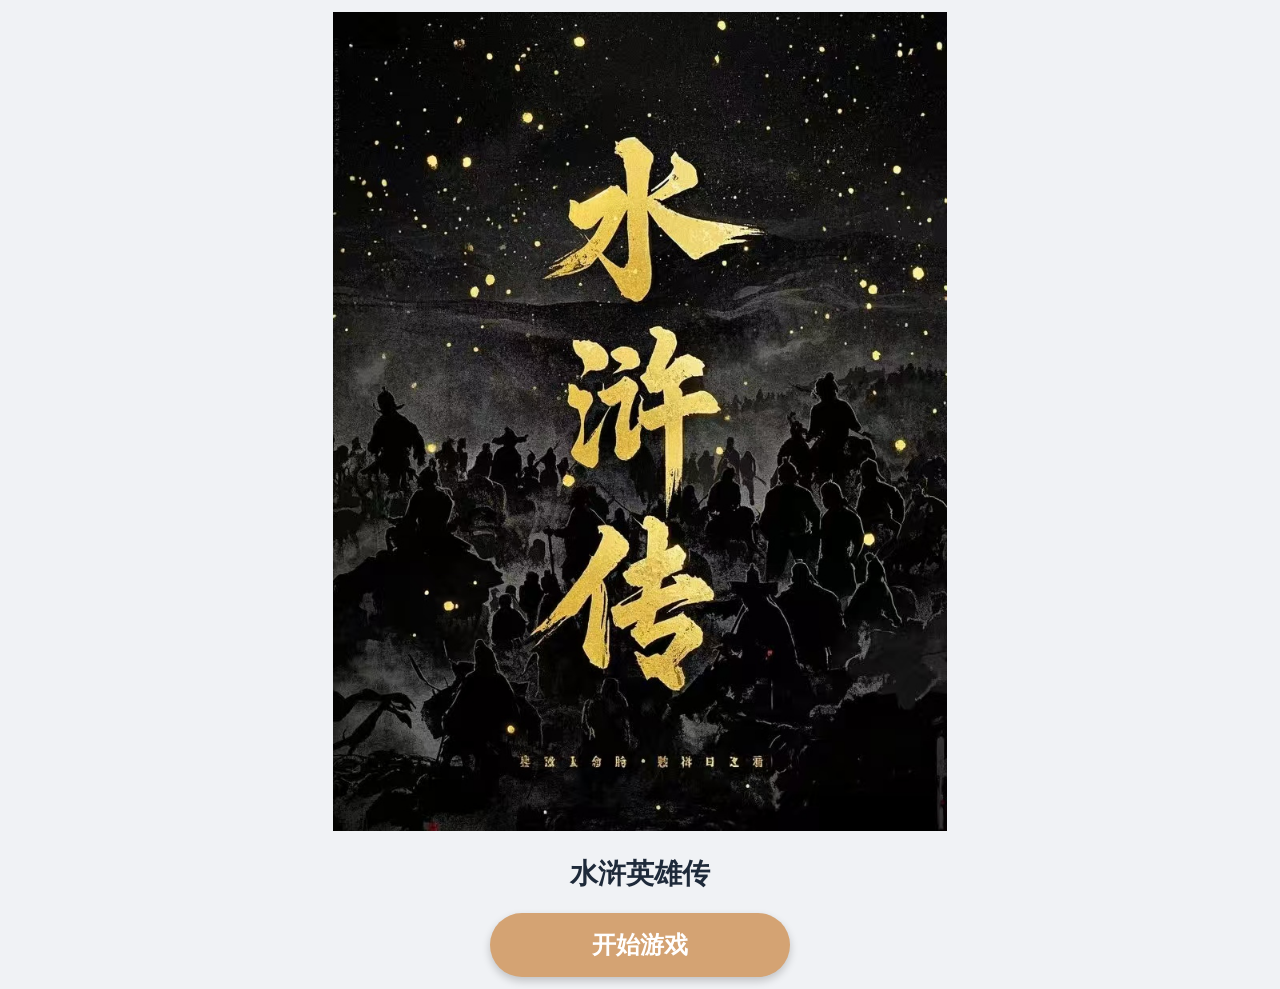
<file: scripts/www/index.html>
<!DOCTYPE html>
<html lang="zh-CN">
<head>
    <meta charset="UTF-8">
    <meta name="viewport" content="width=device-width, initial-scale=1.0, maximum-scale=1.0, user-scalable=no">
    <title>水浒英雄传</title>
    <link rel="stylesheet" href="style.css">
    <style>
        /* 额外确保按钮在手机上足够大 */
        .start-btn {
            width: 80%;
            max-width: 300px;
            padding: 16px 20px;
            font-size: 24px;
            font-weight: bold;
            background-color: #d4a373;
            border: none;
            border-radius: 60px;
            color: white;
            cursor: pointer;
            box-shadow: 0 4px 8px rgba(0,0,0,0.2);
            transition: 0.1s linear;
        }
        .start-btn:active {
            transform: scale(0.96);
        }
        .start-page {
            display: flex;
            flex-direction: column;
            align-items: center;
            justify-content: center;
            min-height: 100vh;
            text-align: center;
        }
        .logo-img {
            max-width: 80%;
            height: auto;
        }
        .main-title {
            font-size: 28px;
            margin: 20px 0;
        }
    </style>
</head>
<body>

    <div class="start-page">
        <div class="logo-box">
            <img src="./img/logo.jpg" alt="水浒英雄传" class="logo-img">
        </div>
        <h1 class="main-title">水浒英雄传</h1>
        <button id="startBtn" class="start-btn">开始游戏</button>
    </div>

    <audio id="openMusic" loop preload="auto">
        <source src="./audio/op/opening.mp3" type="audio/mpeg">
    </audio>

<script>
const openMusic = document.getElementById("openMusic");
const startBtn = document.getElementById("startBtn");

document.body.addEventListener("touchstart", playAudio, { once: true });
document.body.addEventListener("click", playAudio, { once: true });

function playAudio() {
    openMusic.play().catch(err => {});
}

startBtn.addEventListener('click', ()=>{
    location.href = "intro.html";
});
</script>

</body>
</html>
</file>
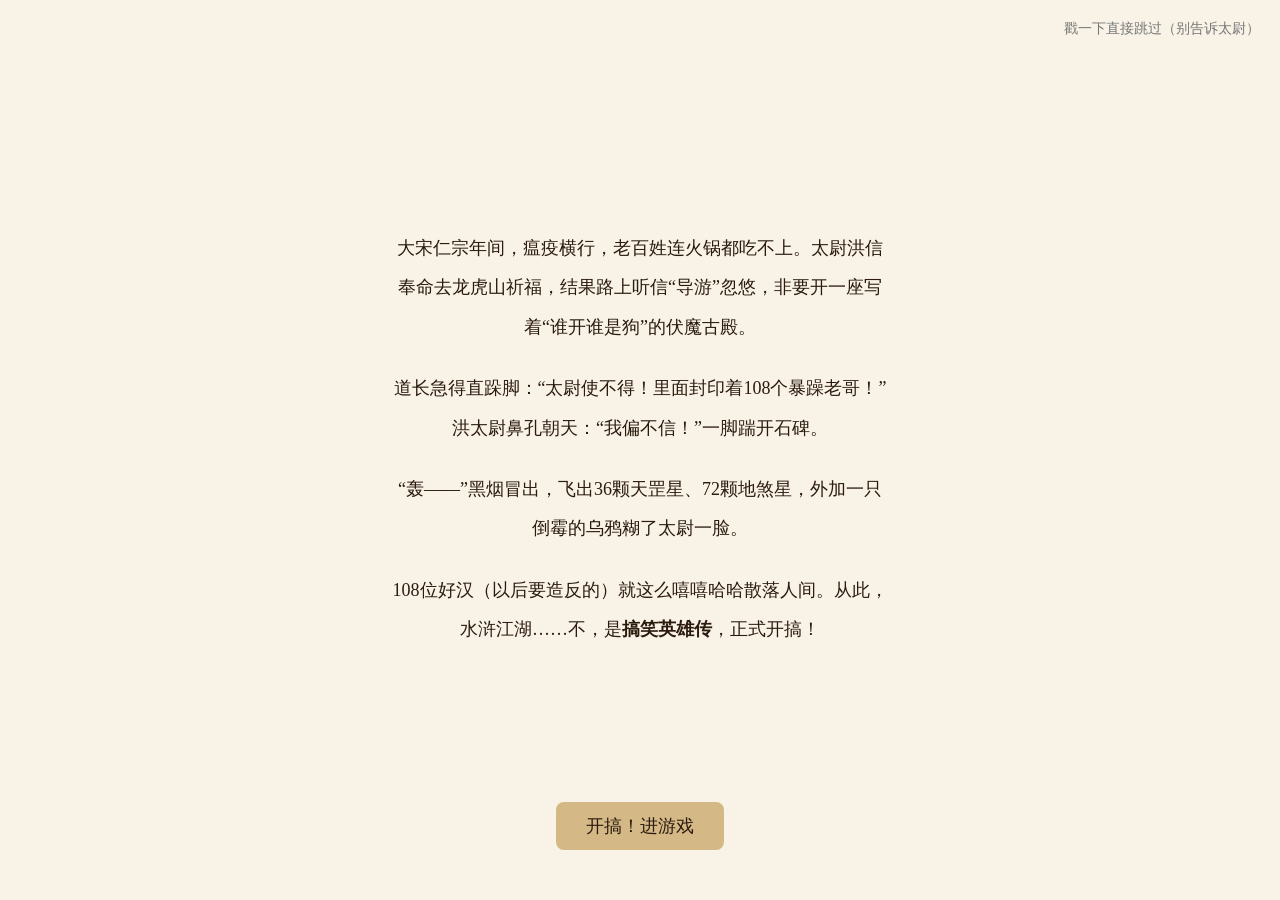
<file: scripts/www/intro.html>
<!DOCTYPE html>
<html lang="zh-CN">
<head>
    <meta charset="UTF-8">
    <meta name="viewport" content="width=device-width,initial-scale=1.0,maximum-scale=1.0,user-scalable=no">
    <title>水浒序章 · 倒霉太尉闯大祸</title>
    <style>
        *{margin:0;padding:0;box-sizing:border-box;}
        body{
            width:100vw;
            height:100vh;
            background:#f8f3e6;
            font-family:"楷体","微软雅黑",serif;
            color:#2b1b0e;
            overflow:hidden;
        }
        .intro-box{
            width:100%;
            height:100%;
            position:relative;
            display:flex;
            align-items:center;
            justify-content:center;
            flex-direction: column;
        }
        .scroll-text{
            width:85%;
            max-width:500px;
            font-size:18px;
            line-height:2.2;
            text-align:center;
            white-space:normal;
            word-break:break-word;
            opacity:0;
            animation:fadeUp 8s ease forwards;
        }
        .scroll-text p {
            margin-bottom: 1.2em;
        }
        @keyframes fadeUp {
            0% { transform: translateY(80px); opacity:0; }
            100% { transform: translateY(0); opacity:1; }
        }
        .btn-next{
            position:absolute;
            bottom:50px;
            left:50%;
            transform:translateX(-50%);
            padding:12px 30px;
            background:#d4b886;
            border:none;
            border-radius:8px;
            font-size:18px;
            color:#2b1b0e;
            opacity:0;
            animation:showBtn 1s ease 8s forwards;
            cursor:pointer;
        }
        @keyframes showBtn {
            0%{opacity:0;}
            100%{opacity:1;}
        }
        .tip{
            position:absolute;
            top:20px;
            right:20px;
            font-size:14px;
            color:#777;
        }
    </style>
</head>
<body>

<div class="intro-box" id="box">
    <div class="tip">戳一下直接跳过（别告诉太尉）</div>

    <div class="scroll-text">
        <p>大宋仁宗年间，瘟疫横行，老百姓连火锅都吃不上。太尉洪信奉命去龙虎山祈福，结果路上听信“导游”忽悠，非要开一座写着“谁开谁是狗”的伏魔古殿。</p>
        <p>道长急得直跺脚：“太尉使不得！里面封印着108个暴躁老哥！”洪太尉鼻孔朝天：“我偏不信！”一脚踹开石碑。</p>
        <p>“轰——”黑烟冒出，飞出36颗天罡星、72颗地煞星，外加一只倒霉的乌鸦糊了太尉一脸。</p>
        <p>108位好汉（以后要造反的）就这么嘻嘻哈哈散落人间。从此，水浒江湖……不，是<strong>搞笑英雄传</strong>，正式开搞！</p>
    </div>

    <button class="btn-next" id="next">开搞！进游戏</button>
</div>

<script>
const box = document.getElementById('box');
const next = document.getElementById('next');

next.onclick = () => {
  location.href = 'quiz_home.html';
};

box.onclick = () => {
  location.href = 'quiz_home.html';
};
</script>

</body>
</html>
</file>
<file: scripts/www/style.css>
* {
    box-sizing: border-box;
    -webkit-tap-highlight-color: transparent;
}

body {
    font-family: system-ui, -apple-system, 'Segoe UI', Roboto, sans-serif;
    background: #f0f2f5;
    margin: 0;
    min-height: 100vh;
    padding: 12px;
    display: flex;
    justify-content: center;
    align-items: center;
}

.app-container {
    max-width: 500px;
    width: 100%;
    background: white;
    border-radius: 28px;
    padding: 16px;
    box-shadow: 0 4px 12px rgba(0,0,0,0.08);
}

.header-row {
    display: flex;
    justify-content: space-between;
    align-items: baseline;
    margin-bottom: 12px;
}
h1 {
    font-size: 1.5rem;
    font-weight: 600;
    margin: 0;
    color: #1e2a3a;
}
.score-compact {
    display: flex;
    gap: 12px;
    background: #eef2f5;
    padding: 4px 12px;
    border-radius: 40px;
    font-size: 0.85rem;
}
.score-compact span {
    display: flex;
    align-items: center;
    gap: 4px;
}

.daily-row {
    background: #eef2f5;
    border-radius: 40px;
    padding: 6px 12px;
    display: flex;
    align-items: center;
    justify-content: space-between;
    margin-bottom: 12px;
    font-size: 0.8rem;
}
.daily-set {
    display: flex;
    gap: 6px;
    align-items: center;
}
.daily-set input {
    width: 55px;
    padding: 4px;
    border-radius: 30px;
    border: 1px solid #ccc;
    text-align: center;
    font-size: 0.8rem;
}
.small-btn {
    background: #e0e7ff;
    border: none;
    border-radius: 40px;
    padding: 4px 10px;
    font-weight: 500;
    font-size: 0.75rem;
    cursor: pointer;
}
.daily-progress {
    font-weight: 500;
}

.control-row {
    display: flex;
    flex-wrap: wrap;
    gap: 8px;
    margin-bottom: 16px;
    align-items: center;
}
.control-row select {
    flex: 2;
    min-width: 100px;
    background: #eef2f5;
    border: none;
    border-radius: 40px;
    padding: 8px 12px;
    font-size: 0.8rem;
}
.outline-btn {
    background: #eef2f5;
    border: none;
    border-radius: 40px;
    padding: 8px 12px;
    font-size: 0.8rem;
    font-weight: 500;
    cursor: pointer;
}
.mode-switch {
    display: flex;
    gap: 4px;
    background: #eef2f5;
    border-radius: 40px;
    padding: 3px;
}
.mode-btn {
    background: transparent;
    border: none;
    border-radius: 32px;
    padding: 6px 12px;
    font-size: 0.75rem;
    font-weight: 500;
    cursor: pointer;
}
.mode-btn.active {
    background: #2c6e5c;
    color: white;
}
.exam-btn {
    background: #e0e7ff;
}

.quiz-card {
    background: white;
    border-radius: 24px;
    padding: 12px;
    box-shadow: 0 2px 8px rgba(0,0,0,0.05);
}
.question-row {
    display: flex;
    align-items: center;
    gap: 8px;
    background: #f8fafc;
    border-radius: 40px;
    padding: 10px 16px;
    margin-bottom: 16px;
}
.question-text {
    flex: 1;
    font-size: 1.4rem;
    font-weight: 600;
    text-align: center;
    color: #1e2a3a;
    word-break: break-word;
}
.speak-btn, .hint-btn {
    background: none;
    border: none;
    font-size: 1.2rem;
    width: 40px;
    height: 40px;
    border-radius: 50%;
    background: #eef2f5;
    cursor: pointer;
}
.hint-btn {
    background: #fef3c7;
}

.answer-area {
    background: #f8fafc;
    border-radius: 28px;
    padding: 12px;
    margin-bottom: 16px;
}
.current-answer {
    background: white;
    border-radius: 40px;
    padding: 10px 12px;
    font-size: 1.2rem;
    text-align: center;
    letter-spacing: 2px;
    margin-bottom: 12px;
    border: 1px solid #e2e8f0;
    min-height: 52px;
}
.button-panel {
    display: flex;
    flex-wrap: wrap;
    justify-content: center;
    gap: 8px;
    margin-bottom: 12px;
}
.choice-btn {
    background: #2c6e5c;
    color: white;
    font-size: 1.2rem;
    font-weight: 600;
    width: 50px;
    height: 50px;
    border-radius: 28px;
    border: none;
    cursor: pointer;
    transition: 0.05s linear;
}
.choice-btn:active {
    transform: scale(0.94);
    background: #1e4a3a;
}
.answer-actions {
    display: flex;
    gap: 10px;
    justify-content: center;
}
.action-key {
    background: #e2e8f0;
    border: none;
    border-radius: 40px;
    padding: 6px 16px;
    font-size: 0.8rem;
    font-weight: 500;
    cursor: pointer;
}

.submit-row {
    display: flex;
    gap: 10px;
}
.primary-btn, .secondary-btn {
    flex: 1;
    padding: 10px;
    border-radius: 40px;
    font-weight: 600;
    font-size: 0.9rem;
    border: none;
    cursor: pointer;
}
.primary-btn {
    background: #2c6e5c;
    color: white;
}
.secondary-btn {
    background: #e2e8f0;
    color: #1e2a3a;
}
.feedback {
    min-height: 40px;
    text-align: center;
    margin-top: 10px;
    font-size: 0.8rem;
    font-weight: 500;
}

.modal {
    display: none;
    position: fixed;
    top: 0; left: 0;
    width: 100%; height: 100%;
    background: rgba(0,0,0,0.6);
    justify-content: center;
    align-items: center;
    z-index: 1000;
}
.modal-content {
    background: white;
    width: 90%;
    max-width: 450px;
    border-radius: 32px;
    max-height: 80vh;
    display: flex;
    flex-direction: column;
    overflow: hidden;
}
.modal-header {
    display: flex;
    justify-content: space-between;
    padding: 12px 16px;
    border-bottom: 1px solid #e2e8f0;
    font-weight: 600;
}
.close-modal {
    background: none;
    border: none;
    font-size: 1.6rem;
    cursor: pointer;
    line-height: 1;
}
.wrong-list {
    overflow-y: auto;
    padding: 12px;
    flex: 1;
}
.modal-footer {
    padding: 12px;
    display: flex;
    gap: 10px;
}
.danger-btn {
    background: #e53e3e;
    color: white;
    border: none;
    border-radius: 40px;
    padding: 8px;
    flex: 1;
}
.wrong-item {
    background: #f8fafc;
    margin: 8px 0;
    padding: 10px;
    border-radius: 24px;
    display: flex;
    justify-content: space-between;
    align-items: center;
    font-size: 0.8rem;
}

.exam-question {
    background: #f8fafc;
    border-radius: 32px;
    padding: 14px;
    font-size: 1.3rem;
    font-weight: 600;
    text-align: center;
    margin-bottom: 12px;
}
.exam-progress {
    text-align: center;
    margin: 8px 0;
    font-size: 0.8rem;
}
.exam-answer-area {
    background: #f8fafc;
    border-radius: 28px;
    padding: 12px;
}
.exam-feedback {
    text-align: center;
    margin: 8px 0;
    font-size: 0.8rem;
    min-height: 36px;
}
.full { width: 100%; }

.info-footer {
    text-align: center;
    margin-top: 16px;
    font-size: 0.65rem;
    color: #94a3b8;
}

@media (max-width: 480px) {
    .app-container { padding: 12px; }
    .question-text { font-size: 1.2rem; }
    .choice-btn { width: 44px; height: 44px; font-size: 1rem; }
    .current-answer { font-size: 1rem; padding: 8px; }
}
</file>
